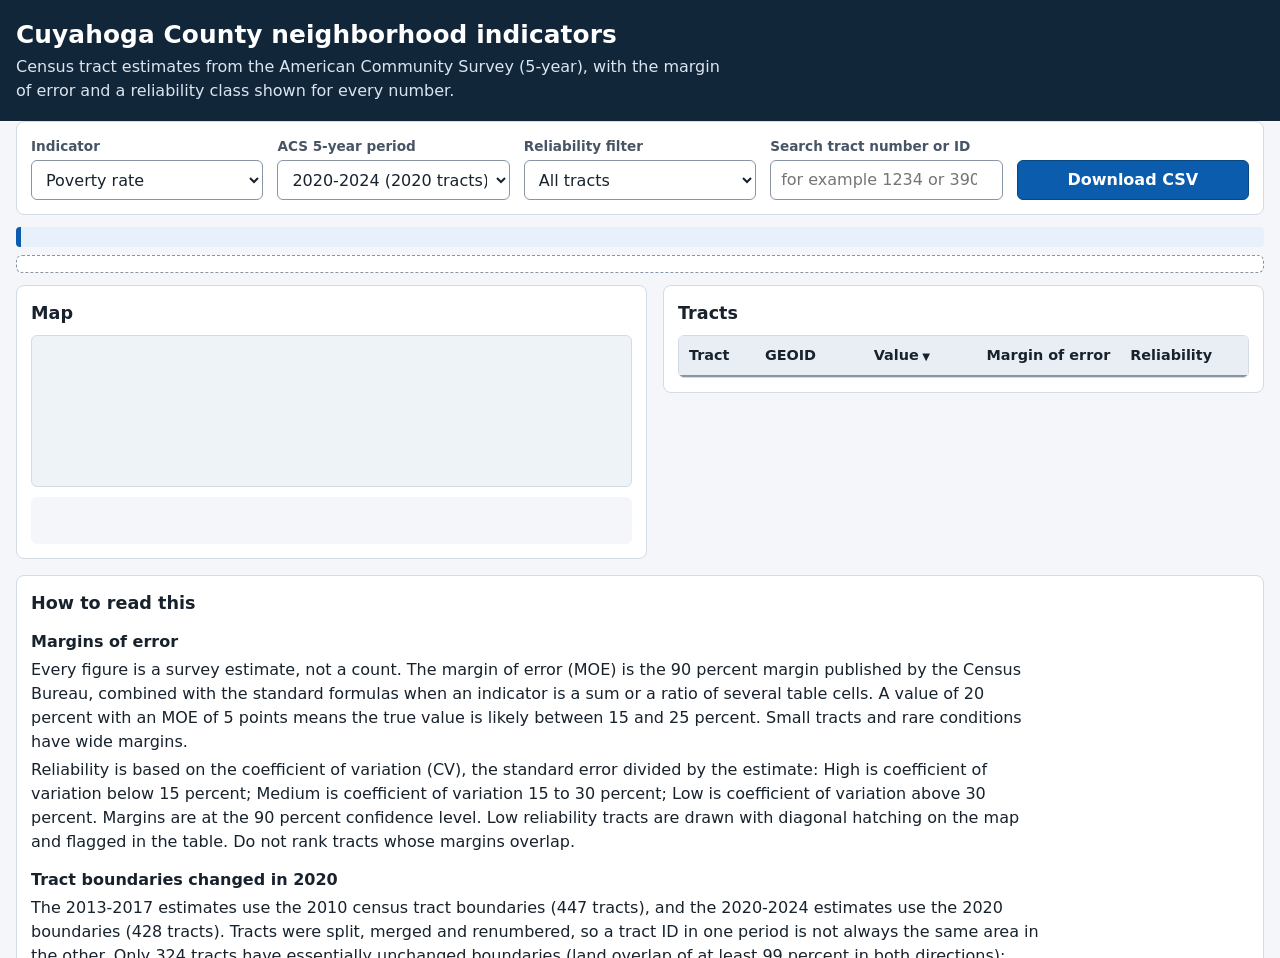
<file: index.html>
<!doctype html>
<html lang="en"><head><meta charset="utf-8"><title>Cuyahoga County neighborhood indicators</title>
<meta http-equiv="refresh" content="0; url=web/"><link rel="canonical" href="web/"></head>
<body><p>Opening the <a href="web/">viewer</a>.</p></body></html>
</file>
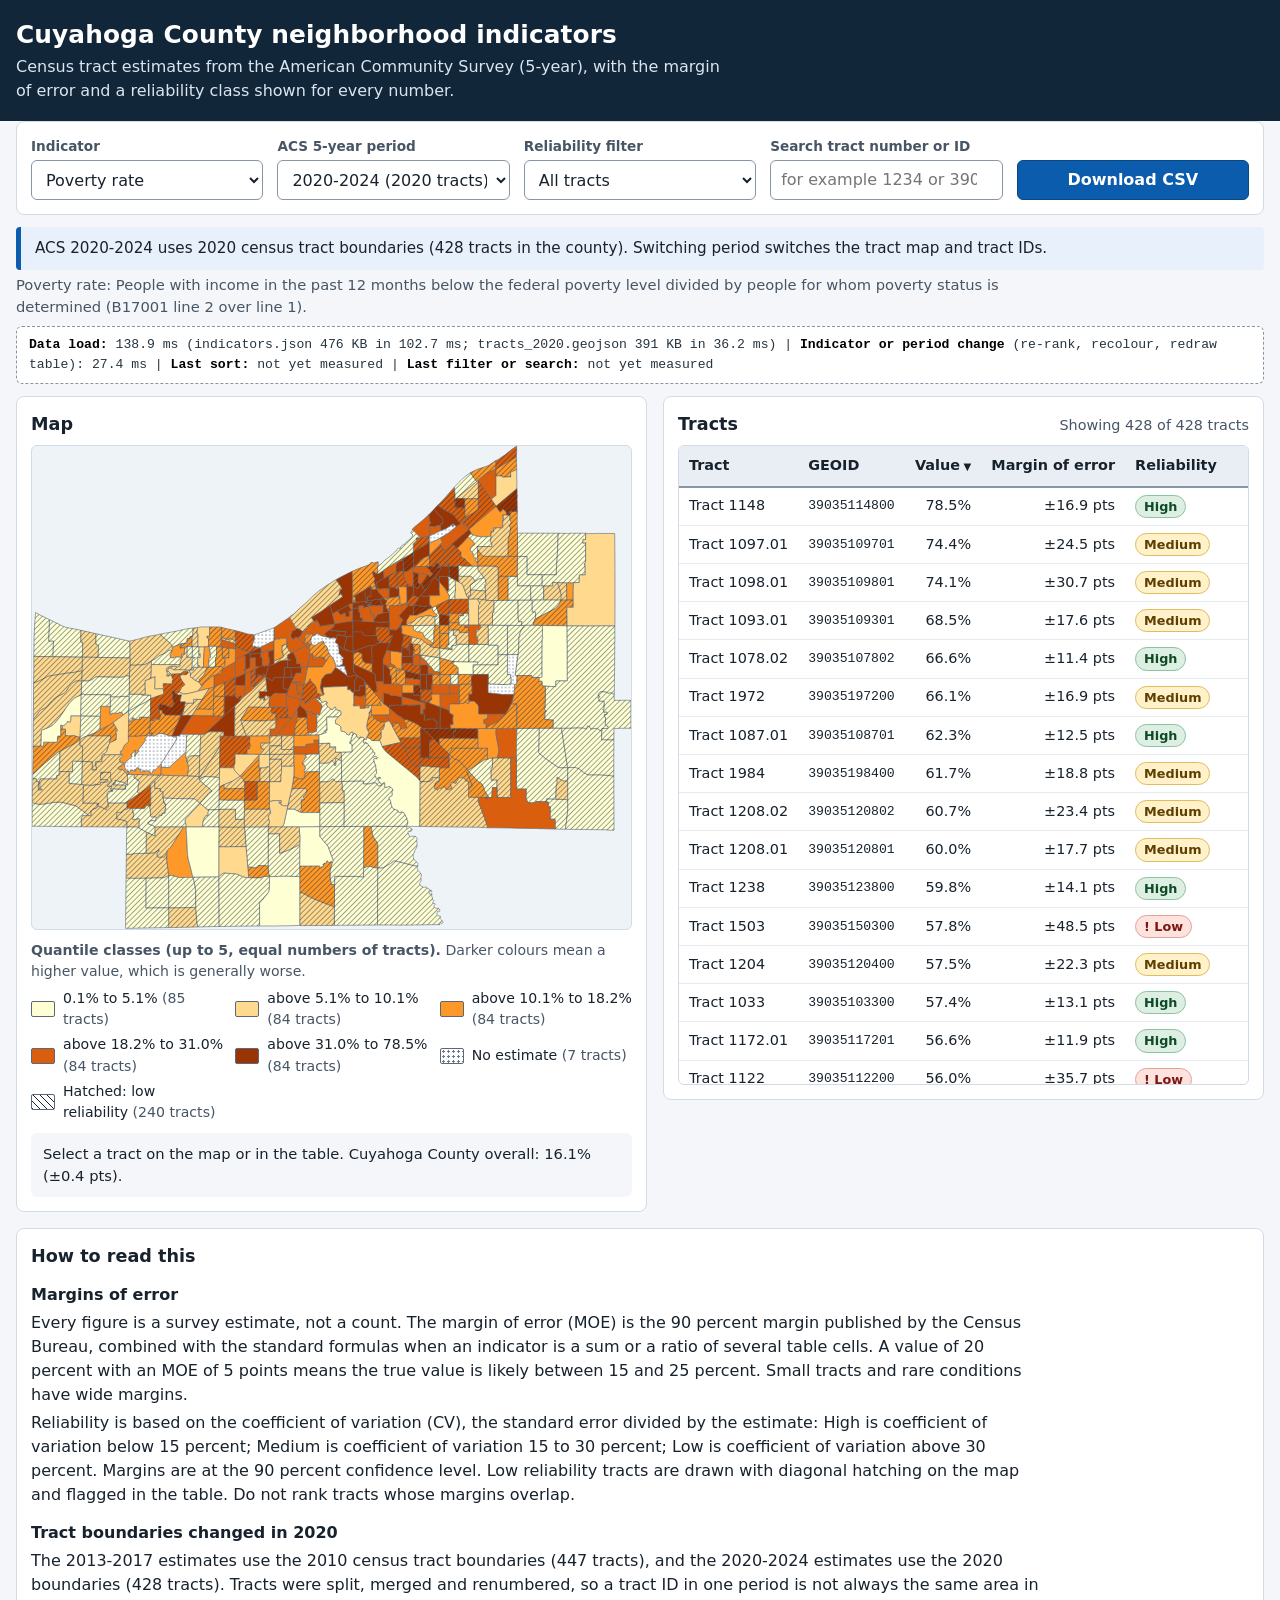
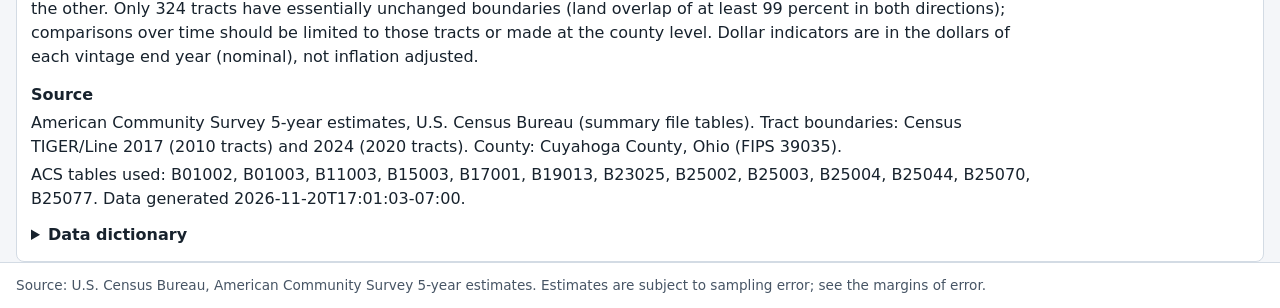
<file: web/index.html>
<!doctype html>
<html lang="en">
<head>
<meta charset="utf-8">
<meta name="viewport" content="width=device-width, initial-scale=1">
<title>Cuyahoga County neighborhood indicators</title>
<meta name="description" content="Census tract indicators for Cuyahoga County, Ohio, from the American Community Survey, with margins of error and reliability classes.">
<link rel="icon" href="data:image/svg+xml,%3Csvg xmlns=%27http://www.w3.org/2000/svg%27 viewBox=%270 0 16 16%27%3E%3Crect width=%2716%27 height=%2716%27 rx=%273%27 fill=%27%2312263a%27/%3E%3Crect x=%273%27 y=%273%27 width=%275%27 height=%275%27 fill=%27%23fe9929%27/%3E%3Crect x=%278%27 y=%278%27 width=%275%27 height=%275%27 fill=%27%23d95f0e%27/%3E%3C/svg%3E">
<link rel="stylesheet" href="css/style.css">
</head>
<body>
<a class="skip" href="#table-card">Skip to the data table</a>

<header class="site-header">
  <div class="wrap">
    <h1>Cuyahoga County neighborhood indicators</h1>
    <p class="lede">Census tract estimates from the American Community Survey (5-year), with the margin of error and a reliability class shown for every number.</p>
  </div>
</header>

<main class="wrap" id="main">
  <section class="controls" aria-label="Controls">
    <div class="field">
      <label for="indicator">Indicator</label>
      <select id="indicator"></select>
    </div>
    <div class="field">
      <label for="vintage">ACS 5-year period</label>
      <select id="vintage"></select>
    </div>
    <div class="field">
      <label for="reliability">Reliability filter</label>
      <select id="reliability">
        <option value="all">All tracts</option>
        <option value="hm">High or medium reliability only</option>
        <option value="low">Low reliability only</option>
        <option value="avail">Hide unavailable estimates</option>
      </select>
    </div>
    <div class="field">
      <label for="search">Search tract number or ID</label>
      <input id="search" type="search" inputmode="search" autocomplete="off" placeholder="for example 1234 or 39035">
    </div>
    <div class="field field-action">
      <button id="download" type="button" class="btn">Download CSV</button>
    </div>
  </section>

  <p id="geo-banner" class="banner" role="status"></p>
  <p id="indicator-def" class="def"></p>

  <p id="timings" class="timings" aria-label="Measured timings"></p>
  <p id="api-line" class="api-line" hidden>
    <label><input type="checkbox" id="use-api"> Query the live database API instead of the static file</label>
    <span id="api-timing" class="mono"></span>
  </p>
  <p id="error" class="error" role="alert" hidden></p>

  <div class="grid">
    <section class="card" aria-labelledby="map-title">
      <h2 id="map-title">Map</h2>
      <div class="map-wrap" id="map-wrap">
        <svg id="map" role="img" aria-labelledby="map-title map-desc" focusable="false"></svg>
        <p id="map-desc" class="visually-hidden">Choropleth map of census tracts. The same values are listed in the table, which can be used with the keyboard.</p>
        <div id="tooltip" class="tooltip" role="presentation" hidden></div>
      </div>
      <div id="legend" class="legend" aria-label="Legend"></div>
      <div id="detail" class="detail" aria-live="polite"></div>
    </section>

    <section class="card" id="table-card" aria-labelledby="table-title">
      <div class="card-head">
        <h2 id="table-title">Tracts</h2>
        <p id="count" class="count" aria-live="polite"></p>
      </div>
      <div class="table-scroll" id="table-scroll" tabindex="0" role="region" aria-label="Tract table, scrollable">
        <table id="tbl">
          <caption class="visually-hidden">Census tracts with estimate, margin of error and reliability class. Press a column heading to sort. Press Enter on a row to select it.</caption>
          <thead>
            <tr>
              <th scope="col" aria-sort="none"><button type="button" data-key="name">Tract</button></th>
              <th scope="col" aria-sort="none"><button type="button" data-key="geoid">GEOID</button></th>
              <th scope="col" aria-sort="descending" class="num"><button type="button" data-key="value">Value</button></th>
              <th scope="col" aria-sort="none" class="num"><button type="button" data-key="moe">Margin of error</button></th>
              <th scope="col" aria-sort="none"><button type="button" data-key="rel">Reliability</button></th>
            </tr>
          </thead>
          <tbody></tbody>
        </table>
      </div>
    </section>
  </div>

  <section class="notes card" aria-labelledby="notes-title">
    <h2 id="notes-title">How to read this</h2>
    <h3>Margins of error</h3>
    <p>Every figure is a survey estimate, not a count. The margin of error (MOE) is the 90 percent margin published by the Census Bureau, combined with the standard formulas when an indicator is a sum or a ratio of several table cells. A value of 20 percent with an MOE of 5 points means the true value is likely between 15 and 25 percent. Small tracts and rare conditions have wide margins.</p>
    <p>Reliability is based on the coefficient of variation (CV), the standard error divided by the estimate: <span id="rel-rules"></span> Low reliability tracts are drawn with diagonal hatching on the map and flagged in the table. Do not rank tracts whose margins overlap.</p>
    <h3>Tract boundaries changed in 2020</h3>
    <p id="boundary-note"></p>
    <h3>Source</h3>
    <p id="source-note"></p>
    <p id="tables-note"></p>
    <details>
      <summary>Data dictionary</summary>
      <dl id="dictionary"></dl>
    </details>
  </section>
</main>

<footer class="site-footer">
  <div class="wrap"><p id="footer-line"></p></div>
</footer>

<script src="js/app.js"></script>
</body>
</html>
</file>
<file: web/css/style.css>
:root {
  color-scheme: light;
  --bg: #f4f6f9;
  --card: #ffffff;
  --text: #17222d;
  --muted: #475565;
  --border: #d3dbe4;
  --accent: #0b5cad;
  --accent-dark: #084982;
  --focus: #0b5cad;
  --radius: 8px;
  --mono: ui-monospace, SFMono-Regular, Menlo, Consolas, "Liberation Mono", monospace;
}

* { box-sizing: border-box; }

html { -webkit-text-size-adjust: 100%; }

body {
  margin: 0;
  background: var(--bg);
  color: var(--text);
  font: 16px/1.5 system-ui, -apple-system, "Segoe UI", Roboto, "Helvetica Neue", Arial, sans-serif;
}

.wrap { max-width: 1280px; margin: 0 auto; padding: 0 16px; }

.skip {
  position: absolute; left: -999px; top: 8px; background: #fff; color: var(--text);
  padding: 8px 12px; border: 2px solid var(--accent); border-radius: 4px; z-index: 10;
}
.skip:focus { left: 8px; }

.visually-hidden {
  position: absolute !important; width: 1px; height: 1px; margin: -1px; padding: 0;
  overflow: hidden; clip: rect(0 0 0 0); white-space: nowrap; border: 0;
}

.site-header { background: #12263a; color: #fff; padding: 20px 0 18px; }
.site-header h1 { margin: 0 0 4px; font-size: 1.55rem; line-height: 1.25; letter-spacing: 0.1px; }
.site-header .lede { margin: 0; color: #dbe5ef; max-width: 70ch; }

main { padding-top: 16px; padding-bottom: 32px; }

:focus-visible { outline: 3px solid var(--focus); outline-offset: 2px; }

/* controls */
.controls {
  display: grid;
  grid-template-columns: repeat(auto-fit, minmax(190px, 1fr));
  gap: 12px 14px;
  background: var(--card);
  border: 1px solid var(--border);
  border-radius: var(--radius);
  padding: 14px;
}
.field { display: flex; flex-direction: column; gap: 4px; min-width: 0; }
.field label { font-size: 0.85rem; font-weight: 600; color: var(--muted); }
.field-action { justify-content: flex-end; }
select, input[type="search"] {
  width: 100%; min-height: 40px; padding: 6px 10px; font: inherit; color: var(--text);
  background: #fff; border: 1px solid #8795a5; border-radius: 6px;
}
select { padding-right: 6px; }
.btn {
  min-height: 40px; padding: 6px 16px; font: inherit; font-weight: 600; color: #fff;
  background: var(--accent); border: 1px solid var(--accent-dark); border-radius: 6px; cursor: pointer;
}
.btn:hover { background: var(--accent-dark); }

.banner {
  margin: 12px 0 4px; padding: 10px 14px; background: #e8f1fb; border-left: 5px solid var(--accent);
  border-radius: 4px; font-size: 0.95rem;
}
.def { margin: 4px 0 8px; color: var(--muted); font-size: 0.92rem; max-width: 110ch; }

.timings {
  margin: 8px 0; padding: 8px 12px; font: 0.82rem/1.5 var(--mono); color: #26343f;
  background: #fff; border: 1px dashed #8795a5; border-radius: 6px; overflow-wrap: anywhere;
}
.timings b { color: #000; }
.api-line { margin: 6px 0; font-size: 0.9rem; }
.mono { font-family: var(--mono); font-size: 0.82rem; color: var(--muted); margin-left: 8px; }
.error { margin: 8px 0; padding: 10px 14px; background: #fde4e1; color: #7a1710; border: 1px solid #d99; border-radius: 6px; }

/* layout */
.grid { display: grid; grid-template-columns: minmax(0, 1.05fr) minmax(0, 1fr); gap: 16px; margin-top: 12px; align-items: start; }
.card { background: var(--card); border: 1px solid var(--border); border-radius: var(--radius); padding: 14px; min-width: 0; }
.card h2 { margin: 0 0 8px; font-size: 1.1rem; }
.card-head { display: flex; align-items: baseline; justify-content: space-between; gap: 8px; flex-wrap: wrap; }
.count { margin: 0 0 8px; color: var(--muted); font-size: 0.9rem; }

/* map */
.map-wrap { position: relative; width: 100%; }
#map { display: block; width: 100%; height: auto; background: #eef3f8; border: 1px solid var(--border); border-radius: 6px; }
#map path.tract { stroke: #5a6877; stroke-width: 0.6; vector-effect: non-scaling-stroke; cursor: pointer; transition: opacity 0.1s; }
#map path.tract.dim { opacity: 0.22; }
#map path.overlay { pointer-events: none; fill: none; vector-effect: non-scaling-stroke; }
#map path.lowrel { fill: url(#hatch); stroke: none; pointer-events: none; }
#map path.hover { stroke: #000; stroke-width: 2px; }
#map path.sel { stroke: #fff; stroke-width: 5px; }
#map path.sel2 { stroke: #000; stroke-width: 2.5px; }

.tooltip {
  position: absolute; z-index: 5; pointer-events: none; max-width: 240px; padding: 8px 10px;
  background: #101c28; color: #fff; border-radius: 6px; font-size: 0.85rem; line-height: 1.4;
  box-shadow: 0 2px 8px rgba(0, 0, 0, 0.3);
}
.tooltip strong { display: block; }

/* legend */
.legend { margin-top: 10px; font-size: 0.88rem; }
.legend .dir { margin: 0 0 6px; color: var(--muted); }
.legend ul { list-style: none; margin: 0; padding: 0; display: grid; grid-template-columns: repeat(auto-fit, minmax(150px, 1fr)); gap: 4px 12px; }
.legend li { display: flex; align-items: center; gap: 8px; }
.sw { flex: none; width: 24px; height: 16px; border: 1px solid #5a6877; border-radius: 2px; }
.sw.low { background: #fff repeating-linear-gradient(45deg, #17222d 0 1px, transparent 1px 5px); }
.sw.na { background: #fff radial-gradient(#6c7a89 1px, transparent 1.4px) 0 0 / 5px 5px; }
.legend .n { color: var(--muted); }

.detail { margin-top: 10px; padding: 10px 12px; background: #f4f6f9; border-radius: 6px; font-size: 0.92rem; min-height: 3.2em; }

/* table */
.table-scroll { max-height: 640px; overflow: auto; border: 1px solid var(--border); border-radius: 6px; }
table { width: 100%; border-collapse: collapse; font-size: 0.9rem; }
thead th { position: sticky; top: 0; background: #e9eef4; text-align: left; border-bottom: 2px solid #8795a5; z-index: 1; padding: 0; }
thead th.num, td.num { text-align: right; font-variant-numeric: tabular-nums; }
thead th button {
  width: 100%; padding: 9px 10px; font: inherit; font-weight: 700; color: var(--text); background: none; border: 0;
  text-align: inherit; cursor: pointer; white-space: nowrap;
}
thead th button:hover { background: #dbe4ee; }
th[aria-sort="ascending"] button::after { content: " \25B2"; font-size: 0.7em; }
th[aria-sort="descending"] button::after { content: " \25BC"; font-size: 0.7em; }
tbody td { padding: 7px 10px; border-bottom: 1px solid #e5eaf0; vertical-align: middle; }
tbody tr { cursor: pointer; }
tbody tr:hover { background: #f0f5fb; }
tbody tr[aria-selected="true"] { background: #fff1b8; box-shadow: inset 4px 0 0 #000; }
tbody tr:focus-visible { outline-offset: -3px; }
td.nm { white-space: nowrap; }
td.geoid { font-family: var(--mono); font-size: 0.82rem; white-space: nowrap; }
td.empty { text-align: center; color: var(--muted); padding: 24px; cursor: default; }

.badge { display: inline-block; padding: 1px 8px; border-radius: 999px; font-size: 0.8rem; font-weight: 600; white-space: nowrap; border: 1px solid transparent; }
.badge.high { background: #dcefe2; color: #0f4a26; border-color: #8cc4a0; }
.badge.medium { background: #fff1c9; color: #5e3f00; border-color: #e0bd5c; }
.badge.low { background: #fde2de; color: #7a1710; border-color: #e4a29b; }
.badge.zero_estimate, .badge.no_moe, .badge.unavailable { background: #e9edf1; color: #2f3b47; border-color: #b3bec9; }

/* notes */
.notes { margin-top: 16px; }
.notes h3 { margin: 14px 0 4px; font-size: 1rem; }
.notes p { margin: 4px 0; max-width: 100ch; }
details { margin-top: 12px; }
summary { cursor: pointer; font-weight: 600; }
dl { margin: 8px 0 0; display: grid; grid-template-columns: max-content 1fr; gap: 6px 14px; font-size: 0.9rem; }
dt { font-family: var(--mono); font-size: 0.82rem; }
dd { margin: 0; }

.site-footer { border-top: 1px solid var(--border); background: #fff; padding: 12px 0; font-size: 0.85rem; color: var(--muted); }
.site-footer p { margin: 0; }

@media (max-width: 900px) {
  .grid { grid-template-columns: minmax(0, 1fr); }
  .table-scroll { max-height: 520px; }
}

@media (max-width: 560px) {
  .site-header h1 { font-size: 1.25rem; }
  .controls { grid-template-columns: 1fr; }
  table { font-size: 0.82rem; }
  tbody td { padding: 6px 6px; }
  thead th button { padding: 8px 6px; }
  td.geoid { font-size: 0.74rem; }
  dl { grid-template-columns: 1fr; }
}

@media (prefers-reduced-motion: reduce) {
  * { transition: none !important; scroll-behavior: auto !important; }
}
</file>
